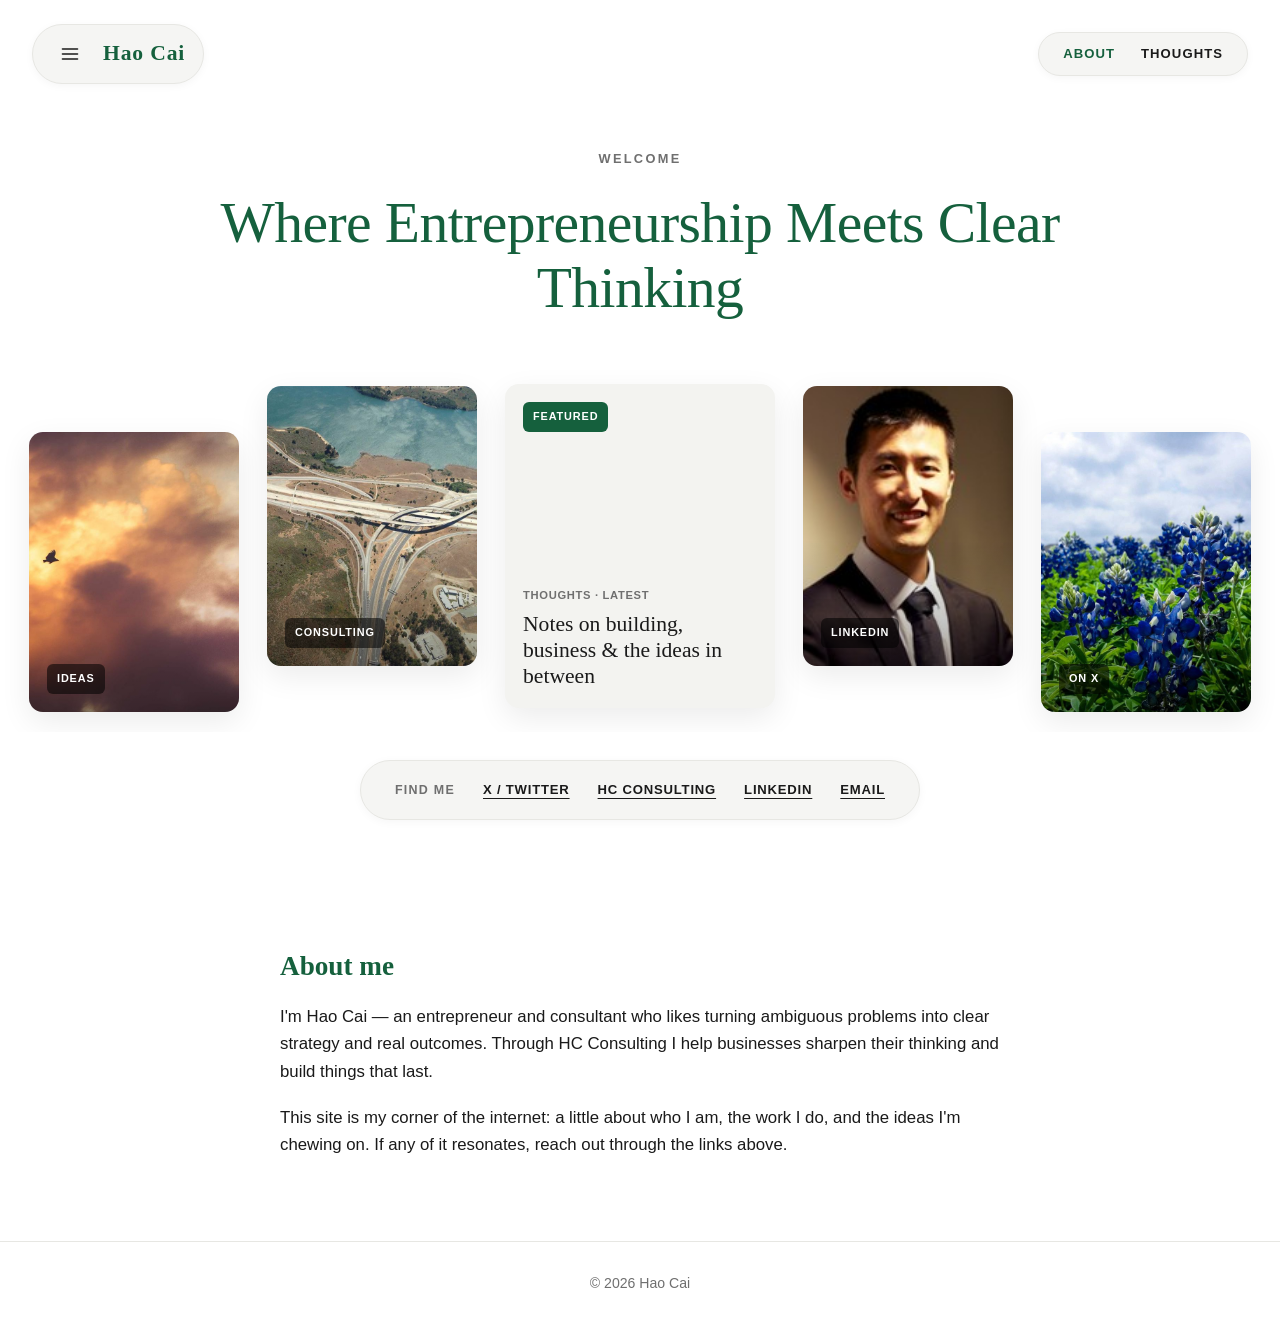
<file: index.html>
<!DOCTYPE html>
<html lang="en">
<head>
  <meta charset="UTF-8">
  <meta name="viewport" content="width=device-width, initial-scale=1.0">
  <title>Hao Cai — Home</title>
  <link rel="stylesheet" href="style.css">
</head>
<body>
  <!-- ---------- Pill nav ---------- -->
  <header class="topbar">
    <div class="pill">
      <button class="icon-btn" aria-label="Menu">
        <svg width="20" height="20" viewBox="0 0 24 24" fill="none" stroke="currentColor" stroke-width="2" stroke-linecap="round">
          <line x1="3" y1="6" x2="21" y2="6"></line>
          <line x1="3" y1="12" x2="21" y2="12"></line>
          <line x1="3" y1="18" x2="21" y2="18"></line>
        </svg>
      </button>
      <a href="index.html" class="brand">Hao Cai</a>
    </div>
    <nav class="pill nav-links">
      <a href="index.html" class="active">About</a>
      <a href="thoughts.html">Thoughts</a>
    </nav>
  </header>

  <!-- ---------- Hero ---------- -->
  <section class="hero">
    <p class="eyebrow">Welcome</p>
    <h1>Where Entrepreneurship Meets Clear Thinking</h1>
  </section>

  <!-- ---------- Staggered gallery ----------
       To use real images, replace the tile-* class on a card with an inline
       style, e.g. style="background-image:url('images/photo.jpg')" -->
  <section class="gallery">
    <a href="thoughts.html" class="card" style="background-image:url('images/ideas.jpg')">
      <div class="overlay"><span class="tag">Ideas</span></div>
    </a>
    <a href="https://gglearner.github.io/hc-consulting-website/" target="_blank" rel="noopener" class="card" style="background-image:url('images/consulting.jpg')">
      <div class="overlay"><span class="tag">Consulting</span></div>
    </a>
    <a href="thoughts.html" class="card featured">
      <div class="overlay">
        <span class="tag">Featured</span>
        <div>
          <div class="card-meta">Thoughts · Latest</div>
          <div class="card-title">Notes on building, business &amp; the ideas in between</div>
        </div>
      </div>
    </a>
    <a href="https://www.linkedin.com/in/hao-cai-70a023127/" target="_blank" rel="noopener" class="card" style="background-image:url('images/headshot.jpg');background-position:center top">
      <div class="overlay"><span class="tag">LinkedIn</span></div>
    </a>
    <a href="https://x.com/439271077Kevin" target="_blank" rel="noopener" class="card" style="background-image:url('images/onx.jpg')">
      <div class="overlay"><span class="tag">On X</span></div>
    </a>
  </section>

  <!-- ---------- Spotlight pill (links) ---------- -->
  <div class="spotlight-wrap">
    <nav class="spotlight">
      <span class="label">Find me</span>
      <a href="https://x.com/439271077Kevin" target="_blank" rel="noopener">X / Twitter</a>
      <a href="https://gglearner.github.io/hc-consulting-website/" target="_blank" rel="noopener">HC Consulting</a>
      <a href="https://www.linkedin.com/in/hao-cai-70a023127/" target="_blank" rel="noopener">LinkedIn</a>
      <a href="mailto:HCconsultingbusiness@gmail.com">Email</a>
    </nav>
  </div>

  <!-- ---------- About ---------- -->
  <main class="container section">
    <h2>About me</h2>
    <p>
      <!-- TODO: Replace with a few sentences about yourself -->
      I'm Hao Cai — an entrepreneur and consultant who likes turning ambiguous
      problems into clear strategy and real outcomes. Through HC Consulting I help
      businesses sharpen their thinking and build things that last.
    </p>
    <p>
      This site is my corner of the internet: a little about who I am, the work I do,
      and the ideas I'm chewing on. If any of it resonates, reach out through the
      links above.
    </p>
  </main>

  <footer>
    © 2026 Hao Cai
  </footer>
</body>
</html>
</file>
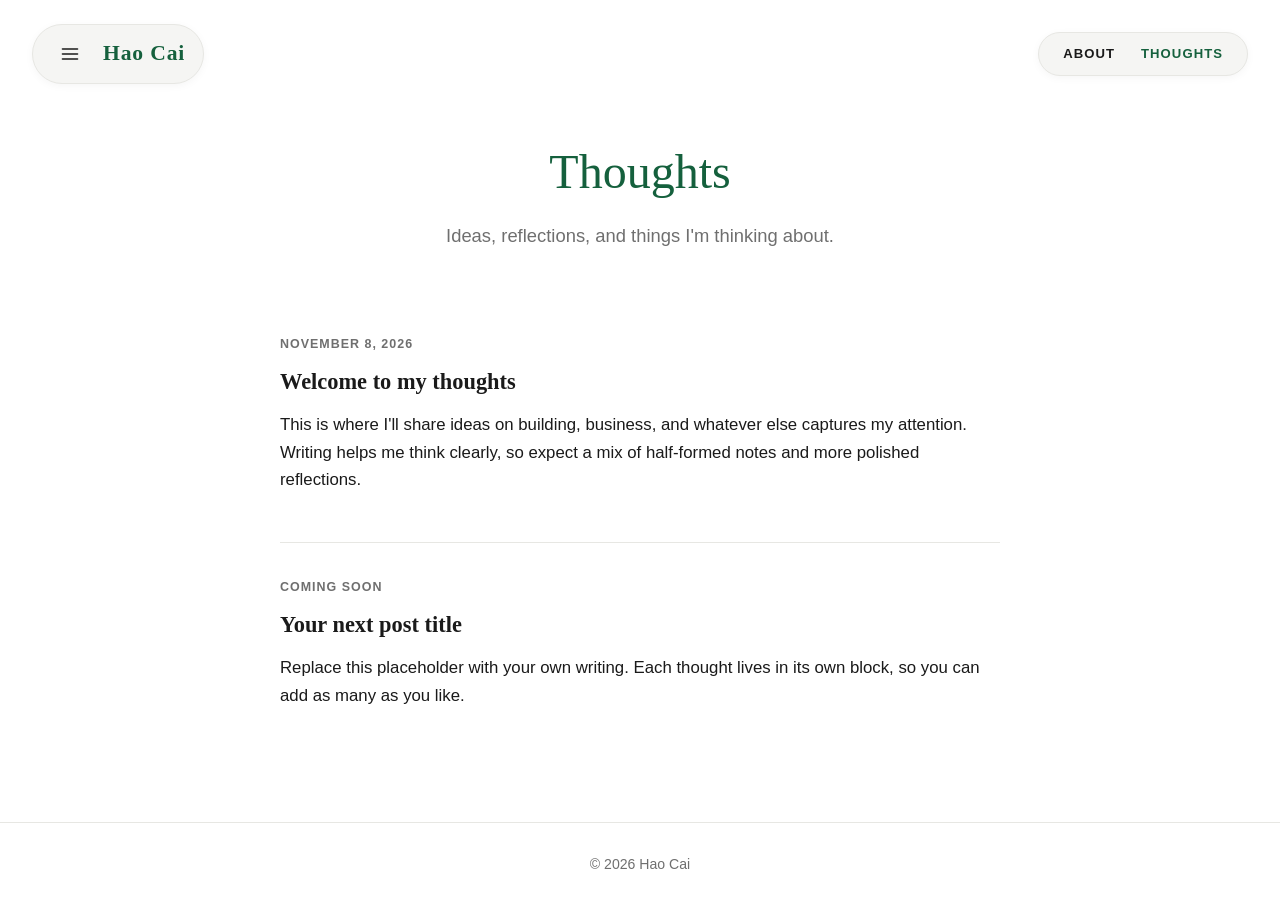
<file: thoughts.html>
<!DOCTYPE html>
<html lang="en">
<head>
  <meta charset="UTF-8">
  <meta name="viewport" content="width=device-width, initial-scale=1.0">
  <title>Hao Cai — Thoughts</title>
  <link rel="stylesheet" href="style.css">
</head>
<body>
  <!-- ---------- Pill nav ---------- -->
  <header class="topbar">
    <div class="pill">
      <button class="icon-btn" aria-label="Menu">
        <svg width="20" height="20" viewBox="0 0 24 24" fill="none" stroke="currentColor" stroke-width="2" stroke-linecap="round">
          <line x1="3" y1="6" x2="21" y2="6"></line>
          <line x1="3" y1="12" x2="21" y2="12"></line>
          <line x1="3" y1="18" x2="21" y2="18"></line>
        </svg>
      </button>
      <a href="index.html" class="brand">Hao Cai</a>
    </div>
    <nav class="pill nav-links">
      <a href="index.html">About</a>
      <a href="thoughts.html" class="active">Thoughts</a>
    </nav>
  </header>

  <!-- ---------- Page head ---------- -->
  <section class="page-head">
    <h1>Thoughts</h1>
    <p class="lead">Ideas, reflections, and things I'm thinking about.</p>
  </section>

  <!-- ---------- Entries ----------
       Duplicate an .entry block for each new post. -->
  <main class="container section">
    <div class="entry">
      <span class="date">November 8, 2026</span>
      <h3>Welcome to my thoughts</h3>
      <p>
        This is where I'll share ideas on building, business, and whatever else
        captures my attention. Writing helps me think clearly, so expect a mix of
        half-formed notes and more polished reflections.
      </p>
    </div>

    <div class="entry">
      <span class="date">Coming soon</span>
      <h3>Your next post title</h3>
      <p>
        Replace this placeholder with your own writing. Each thought lives in its
        own block, so you can add as many as you like.
      </p>
    </div>
  </main>

  <footer>
    © 2026 Hao Cai
  </footer>
</body>
</html>
</file>
<file: style.css>
:root {
  --bg: #ffffff;
  --text: #1a1a1a;
  --muted: #6f6f6f;
  --green: #15603d;
  --green-deep: #0e3f28;
  --pill-bg: #f5f5f3;
  --pill-border: #e7e7e3;
  --card-shadow: 0 10px 30px rgba(0, 0, 0, 0.08);
}

@media (prefers-color-scheme: dark) {
  :root {
    --bg: #14130f;
    --text: #f3f2ee;
    --muted: #a39f97;
    --green: #6fc79a;
    --green-deep: #a7e3c3;
    --pill-bg: #1f1e1a;
    --pill-border: #35332d;
    --card-shadow: 0 10px 30px rgba(0, 0, 0, 0.4);
  }
}

@import url('https://fonts.googleapis.com/css2?family=Spectral:wght@400;500;600&display=swap');

* {
  box-sizing: border-box;
  margin: 0;
  padding: 0;
}

body {
  font-family: -apple-system, BlinkMacSystemFont, "Segoe UI", Roboto, Helvetica, Arial, sans-serif;
  background: var(--bg);
  color: var(--text);
  line-height: 1.65;
  -webkit-font-smoothing: antialiased;
}

.serif {
  font-family: "Spectral", Georgia, "Times New Roman", serif;
}

/* ---------- Pill navigation ---------- */
.topbar {
  display: flex;
  align-items: center;
  justify-content: space-between;
  padding: 24px 32px;
  gap: 16px;
}

.pill {
  display: inline-flex;
  align-items: center;
  gap: 14px;
  background: var(--pill-bg);
  border: 1px solid var(--pill-border);
  border-radius: 999px;
  padding: 10px 18px;
  box-shadow: 0 2px 8px rgba(0, 0, 0, 0.04);
}

.icon-btn {
  display: inline-flex;
  align-items: center;
  justify-content: center;
  width: 38px;
  height: 38px;
  border: none;
  background: transparent;
  border-radius: 50%;
  cursor: pointer;
  color: var(--text);
  transition: background 0.15s ease;
}

.icon-btn:hover {
  background: rgba(0, 0, 0, 0.06);
}

.brand {
  font-family: "Spectral", Georgia, serif;
  font-weight: 600;
  font-size: 1.35rem;
  letter-spacing: 0.04em;
  color: var(--green);
  text-decoration: none;
}

.topbar .nav-links a {
  color: var(--text);
  text-decoration: none;
  font-size: 0.82rem;
  font-weight: 700;
  letter-spacing: 0.08em;
  text-transform: uppercase;
  padding: 0 6px;
  transition: color 0.15s ease;
}

.topbar .nav-links a:hover,
.topbar .nav-links a.active {
  color: var(--green);
}

/* ---------- Hero ---------- */
.hero {
  text-align: center;
  padding: 40px 24px 8px;
}

.eyebrow {
  font-size: 0.8rem;
  font-weight: 700;
  letter-spacing: 0.18em;
  text-transform: uppercase;
  color: var(--muted);
  margin-bottom: 22px;
}

.hero h1 {
  font-family: "Spectral", Georgia, serif;
  font-weight: 500;
  color: var(--green);
  font-size: clamp(2.2rem, 5.2vw, 3.6rem);
  line-height: 1.12;
  letter-spacing: -0.01em;
  max-width: 900px;
  margin: 0 auto;
}

/* ---------- Staggered gallery ---------- */
.gallery {
  display: flex;
  justify-content: center;
  align-items: center;
  gap: 28px;
  padding: 56px 32px 24px;
  overflow-x: auto;
  scrollbar-width: none;
}

.gallery::-webkit-scrollbar {
  display: none;
}

.card {
  position: relative;
  flex: 0 0 auto;
  width: 210px;
  aspect-ratio: 3 / 4;
  border-radius: 14px;
  overflow: hidden;
  text-decoration: none;
  color: #fff;
  background-size: cover;
  background-position: center;
  box-shadow: var(--card-shadow);
  transition: transform 0.25s ease, box-shadow 0.25s ease;
}

.card:hover {
  transform: translateY(-6px);
  box-shadow: 0 18px 40px rgba(0, 0, 0, 0.18);
}

/* Vertical stagger, BCG-style */
.card:nth-child(1) { transform: translateY(26px); }
.card:nth-child(2) { transform: translateY(-20px); }
.card:nth-child(4) { transform: translateY(-20px); }
.card:nth-child(5) { transform: translateY(26px); }

.card:nth-child(1):hover { transform: translateY(18px); }
.card:nth-child(2):hover { transform: translateY(-28px); }
.card:nth-child(4):hover { transform: translateY(-28px); }
.card:nth-child(5):hover { transform: translateY(18px); }

/* Featured center card is larger + light (fixed dark text in both themes) */
.card.featured {
  width: 270px;
  aspect-ratio: 3 / 3.6;
  background: #f3f3f0;
  color: #1a1a1a;
  z-index: 2;
}

.card.featured .card-title { color: #1a1a1a; }
.card.featured .card-meta { color: #6f6f6f; }

/* Subtle bottom scrim so labels stay legible over photos */
.card:not(.featured) .overlay::after {
  content: "";
  position: absolute;
  inset: 0;
  background: linear-gradient(to top, rgba(0, 0, 0, 0.35), transparent 45%);
  z-index: 0;
}

.card .overlay > * { position: relative; z-index: 1; }

/* Placeholder gradient tiles — swap for real images via background-image */
.tile-1 { background-image: linear-gradient(140deg, #0b1e3a, #1b6ef3 55%, #00d4ff); }
.tile-2 { background-image: linear-gradient(160deg, #eef2f7, #c6d4e4); }
.tile-3 { background-image: linear-gradient(135deg, #7f848d, #dcdfe4 50%, #6b7078); }
.tile-4 { background-image: linear-gradient(135deg, #1a2740, #c86a3a 70%, #f0a05a); }

.card .overlay {
  position: absolute;
  inset: 0;
  display: flex;
  flex-direction: column;
  justify-content: flex-end;
  padding: 18px;
}

.card.featured .overlay {
  justify-content: space-between;
}

.card .tag {
  align-self: flex-start;
  background: rgba(0, 0, 0, 0.55);
  color: #fff;
  font-size: 0.68rem;
  font-weight: 700;
  letter-spacing: 0.08em;
  text-transform: uppercase;
  padding: 6px 10px;
  border-radius: 6px;
}

.card.featured .tag {
  background: var(--green);
}

.card .card-meta {
  font-size: 0.7rem;
  font-weight: 700;
  letter-spacing: 0.06em;
  text-transform: uppercase;
  color: var(--muted);
  margin-bottom: 8px;
}

.card .card-title {
  font-family: "Spectral", Georgia, serif;
  font-size: 1.35rem;
  line-height: 1.2;
  color: var(--text);
}

/* ---------- Spotlight pill bar ---------- */
.spotlight-wrap {
  display: flex;
  justify-content: center;
  padding: 28px 24px 64px;
}

.spotlight {
  display: flex;
  flex-wrap: wrap;
  align-items: center;
  justify-content: center;
  gap: 28px;
  background: var(--pill-bg);
  border: 1px solid var(--pill-border);
  border-radius: 999px;
  padding: 18px 34px;
  box-shadow: 0 2px 10px rgba(0, 0, 0, 0.04);
  max-width: 100%;
}

.spotlight .label {
  font-size: 0.78rem;
  font-weight: 700;
  letter-spacing: 0.1em;
  text-transform: uppercase;
  color: var(--muted);
}

.spotlight a {
  font-size: 0.82rem;
  font-weight: 700;
  letter-spacing: 0.06em;
  text-transform: uppercase;
  color: var(--text);
  text-decoration: underline;
  text-underline-offset: 4px;
  transition: color 0.15s ease;
}

.spotlight a:hover {
  color: var(--green);
}

/* ---------- Content sections (About / Thoughts) ---------- */
.container {
  max-width: 720px;
  margin: 0 auto;
  padding: 0 24px;
}

.section {
  padding: 24px 0 64px;
}

.section h2 {
  font-family: "Spectral", Georgia, serif;
  font-weight: 600;
  color: var(--green);
  font-size: 1.7rem;
  margin: 36px 0 14px;
}

.section p {
  margin-bottom: 18px;
  font-size: 1.05rem;
}

.page-head {
  text-align: center;
  padding: 24px;
}

.page-head h1 {
  font-family: "Spectral", Georgia, serif;
  font-weight: 500;
  color: var(--green);
  font-size: clamp(2rem, 5vw, 3rem);
}

.page-head .lead {
  color: var(--muted);
  font-size: 1.15rem;
  margin-top: 10px;
}

.entry {
  padding: 30px 0;
  border-bottom: 1px solid var(--pill-border);
}

.entry:last-child { border-bottom: none; }

.entry .date {
  font-size: 0.78rem;
  font-weight: 700;
  color: var(--muted);
  text-transform: uppercase;
  letter-spacing: 0.08em;
}

.entry h3 {
  font-family: "Spectral", Georgia, serif;
  font-weight: 600;
  font-size: 1.4rem;
  margin: 8px 0 10px;
  color: var(--text);
}

/* ---------- Footer ---------- */
footer {
  border-top: 1px solid var(--pill-border);
  padding: 30px 0;
  color: var(--muted);
  font-size: 0.88rem;
  text-align: center;
}

/* ---------- Responsive ---------- */
@media (max-width: 760px) {
  .gallery {
    justify-content: flex-start;
    gap: 18px;
    padding: 40px 20px 20px;
  }
  .card:nth-child(n) { transform: none; }
  .card:nth-child(n):hover { transform: translateY(-6px); }
  .spotlight { gap: 18px; padding: 16px 22px; }
  .topbar { padding: 18px 16px; }
}
</file>
